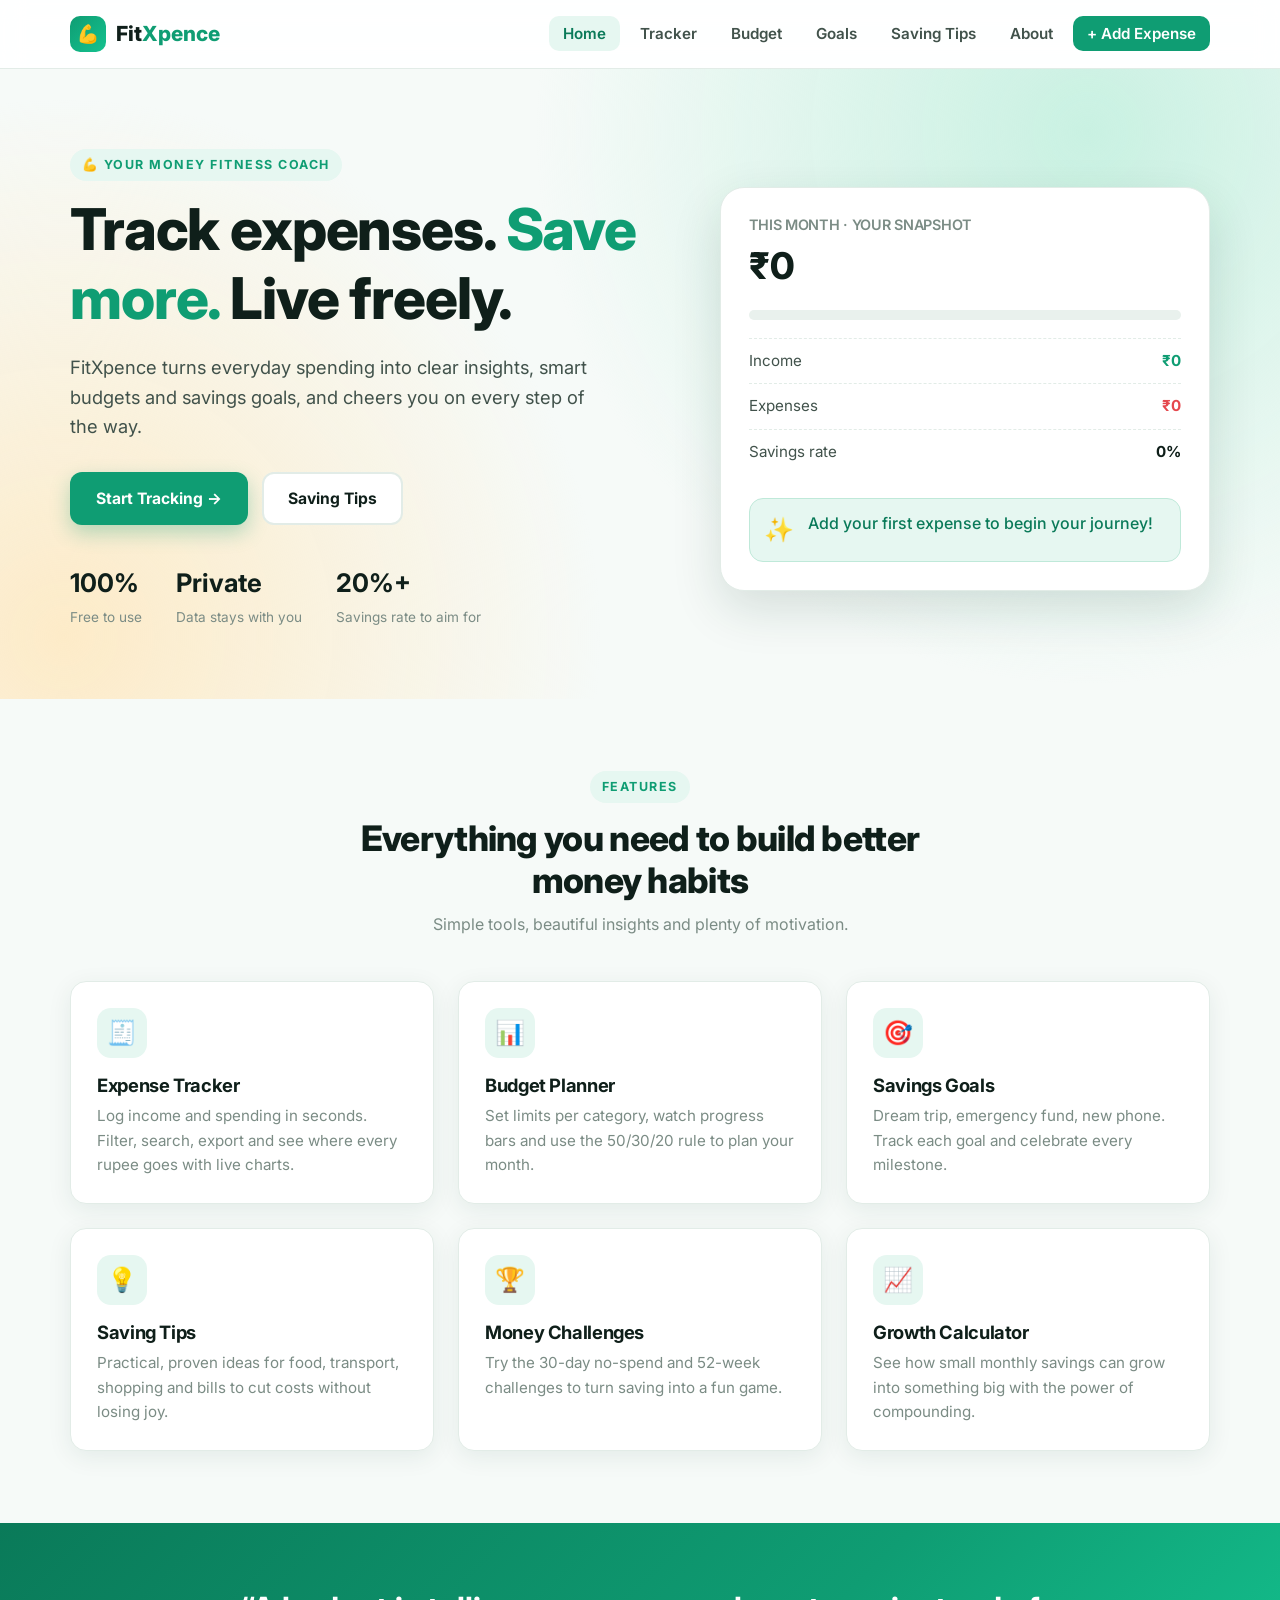
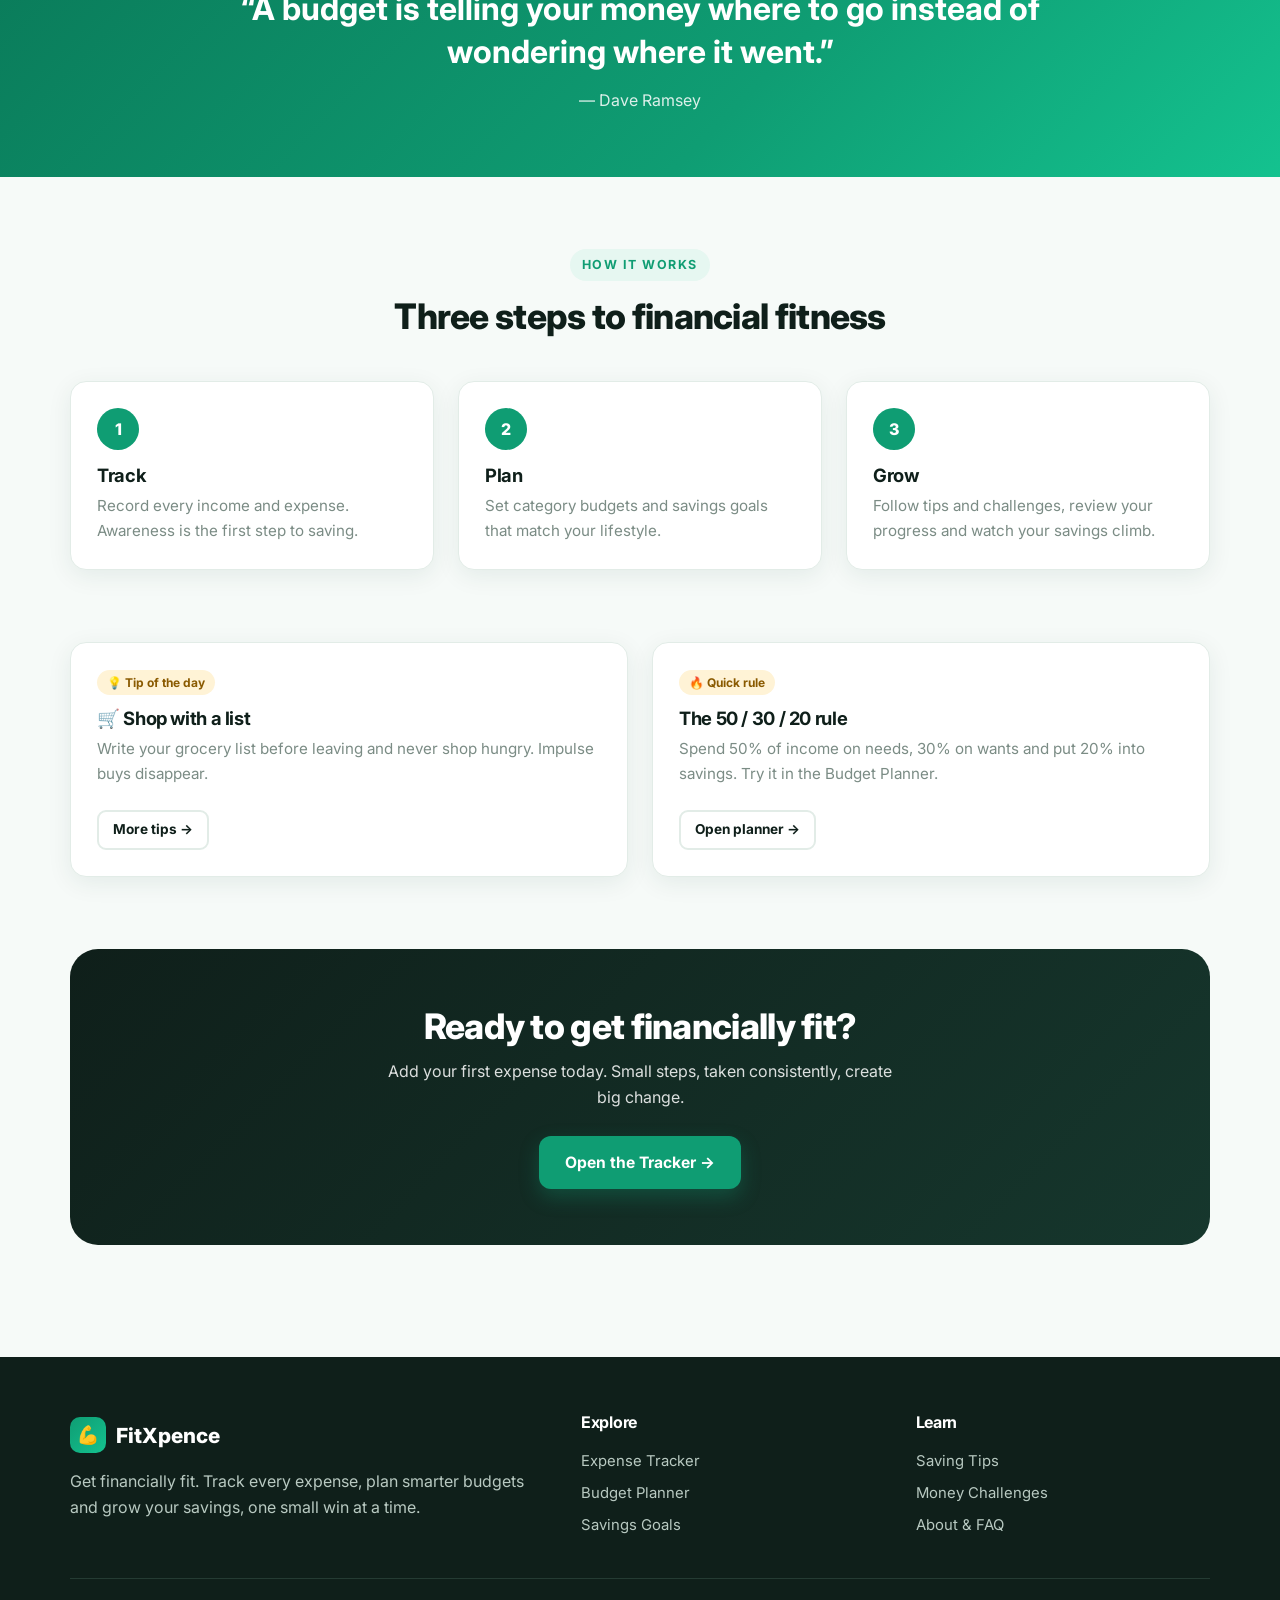
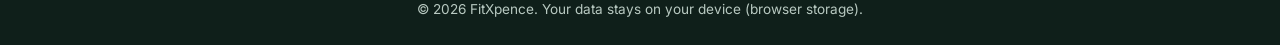
<file: index.html>
<!DOCTYPE html>
<html lang="en">
<head>
  <meta charset="UTF-8">
  <meta name="viewport" content="width=device-width, initial-scale=1.0">
  <title>FitXpence – Track Expenses. Save More. Get Financially Fit.</title>
  <meta name="description" content="FitXpence helps you track expenses, build budgets and reach savings goals.">
  <link rel="preconnect" href="https://fonts.googleapis.com">
  <link href="https://fonts.googleapis.com/css2?family=Inter:wght@400;500;600;700;800&display=swap" rel="stylesheet">
  <link rel="stylesheet" href="style.css">
</head>
<body>
  <div id="site-header"></div>

  <header class="hero">
    <div class="container hero-grid">
      <div>
        <span class="eyebrow">💪 Your money fitness coach</span>
        <h1>Track expenses. <em>Save more.</em> Live freely.</h1>
        <p class="lead">FitXpence turns everyday spending into clear insights, smart budgets and savings goals, and cheers you on every step of the way.</p>
        <div class="hero-actions">
          <a href="tracker.html" class="btn btn-primary">Start Tracking →</a>
          <a href="tips.html" class="btn btn-outline">Saving Tips</a>
        </div>
        <div class="hero-stats">
          <div><strong>100%</strong><span>Free to use</span></div>
          <div><strong>Private</strong><span>Data stays with you</span></div>
          <div><strong>20%+</strong><span>Savings rate to aim for</span></div>
        </div>
      </div>
      <div class="hero-card">
        <h4>THIS MONTH · YOUR SNAPSHOT</h4>
        <div class="big" id="hBalance">₹0</div>
        <div class="progress mb"><i id="hBar" style="width:0%"></i></div>
        <div class="mini-row"><span>Income</span><b class="pos" id="hInc">₹0</b></div>
        <div class="mini-row"><span>Expenses</span><b class="neg" id="hExp">₹0</b></div>
        <div class="mini-row"><span>Savings rate</span><b id="hRate">0%</b></div>
        <div class="banner mt" style="padding:12px 14px"><span class="em">✨</span><span id="hMsg">Add your first expense to begin your journey!</span></div>
      </div>
    </div>
  </header>

  <section class="section">
    <div class="container">
      <div class="section-head">
        <span class="eyebrow">Features</span>
        <h2>Everything you need to build better money habits</h2>
        <p>Simple tools, beautiful insights and plenty of motivation.</p>
      </div>
      <div class="grid g3">
        <a href="tracker.html" class="card hover"><div class="icon-box">🧾</div><h3>Expense Tracker</h3><p>Log income and spending in seconds. Filter, search, export and see where every rupee goes with live charts.</p></a>
        <a href="budget.html" class="card hover"><div class="icon-box">📊</div><h3>Budget Planner</h3><p>Set limits per category, watch progress bars and use the 50/30/20 rule to plan your month.</p></a>
        <a href="goals.html" class="card hover"><div class="icon-box">🎯</div><h3>Savings Goals</h3><p>Dream trip, emergency fund, new phone. Track each goal and celebrate every milestone.</p></a>
        <a href="tips.html" class="card hover"><div class="icon-box">💡</div><h3>Saving Tips</h3><p>Practical, proven ideas for food, transport, shopping and bills to cut costs without losing joy.</p></a>
        <a href="tips.html#challenges" class="card hover"><div class="icon-box">🏆</div><h3>Money Challenges</h3><p>Try the 30-day no-spend and 52-week challenges to turn saving into a fun game.</p></a>
        <a href="tips.html#calculator" class="card hover"><div class="icon-box">📈</div><h3>Growth Calculator</h3><p>See how small monthly savings can grow into something big with the power of compounding.</p></a>
      </div>
    </div>
  </section>

  <section class="quote-band">
    <div class="container">
      <blockquote id="quote">“…”</blockquote>
      <cite id="cite"></cite>
    </div>
  </section>

  <section class="section">
    <div class="container">
      <div class="section-head">
        <span class="eyebrow">How it works</span>
        <h2>Three steps to financial fitness</h2>
      </div>
      <div class="grid g3">
        <div class="card"><div class="step-num">1</div><h3>Track</h3><p>Record every income and expense. Awareness is the first step to saving.</p></div>
        <div class="card"><div class="step-num">2</div><h3>Plan</h3><p>Set category budgets and savings goals that match your lifestyle.</p></div>
        <div class="card"><div class="step-num">3</div><h3>Grow</h3><p>Follow tips and challenges, review your progress and watch your savings climb.</p></div>
      </div>
    </div>
  </section>

  <section class="section" style="padding-top:0">
    <div class="container">
      <div class="grid g2">
        <div class="card">
          <span class="badge">💡 Tip of the day</span>
          <h3 style="margin-top:12px" id="tipTitle">…</h3>
          <p id="tipText"></p>
          <a href="tips.html" class="btn btn-outline btn-sm mt">More tips →</a>
        </div>
        <div class="card">
          <span class="badge">🔥 Quick rule</span>
          <h3 style="margin-top:12px">The 50 / 30 / 20 rule</h3>
          <p>Spend 50% of income on needs, 30% on wants and put 20% into savings. Try it in the Budget Planner.</p>
          <a href="budget.html" class="btn btn-outline btn-sm mt">Open planner →</a>
        </div>
      </div>
    </div>
  </section>

  <section class="section" style="padding-top:0">
    <div class="container">
      <div class="cta-box">
        <h2>Ready to get financially fit?</h2>
        <p>Add your first expense today. Small steps, taken consistently, create big change.</p>
        <a href="tracker.html" class="btn btn-primary">Open the Tracker →</a>
      </div>
    </div>
  </section>

  <div id="site-footer"></div>
  <script src="common.js"></script>
  <script src="tips-data.js"></script>
  <script src="home.js"></script>
</body>
</html>
</file>
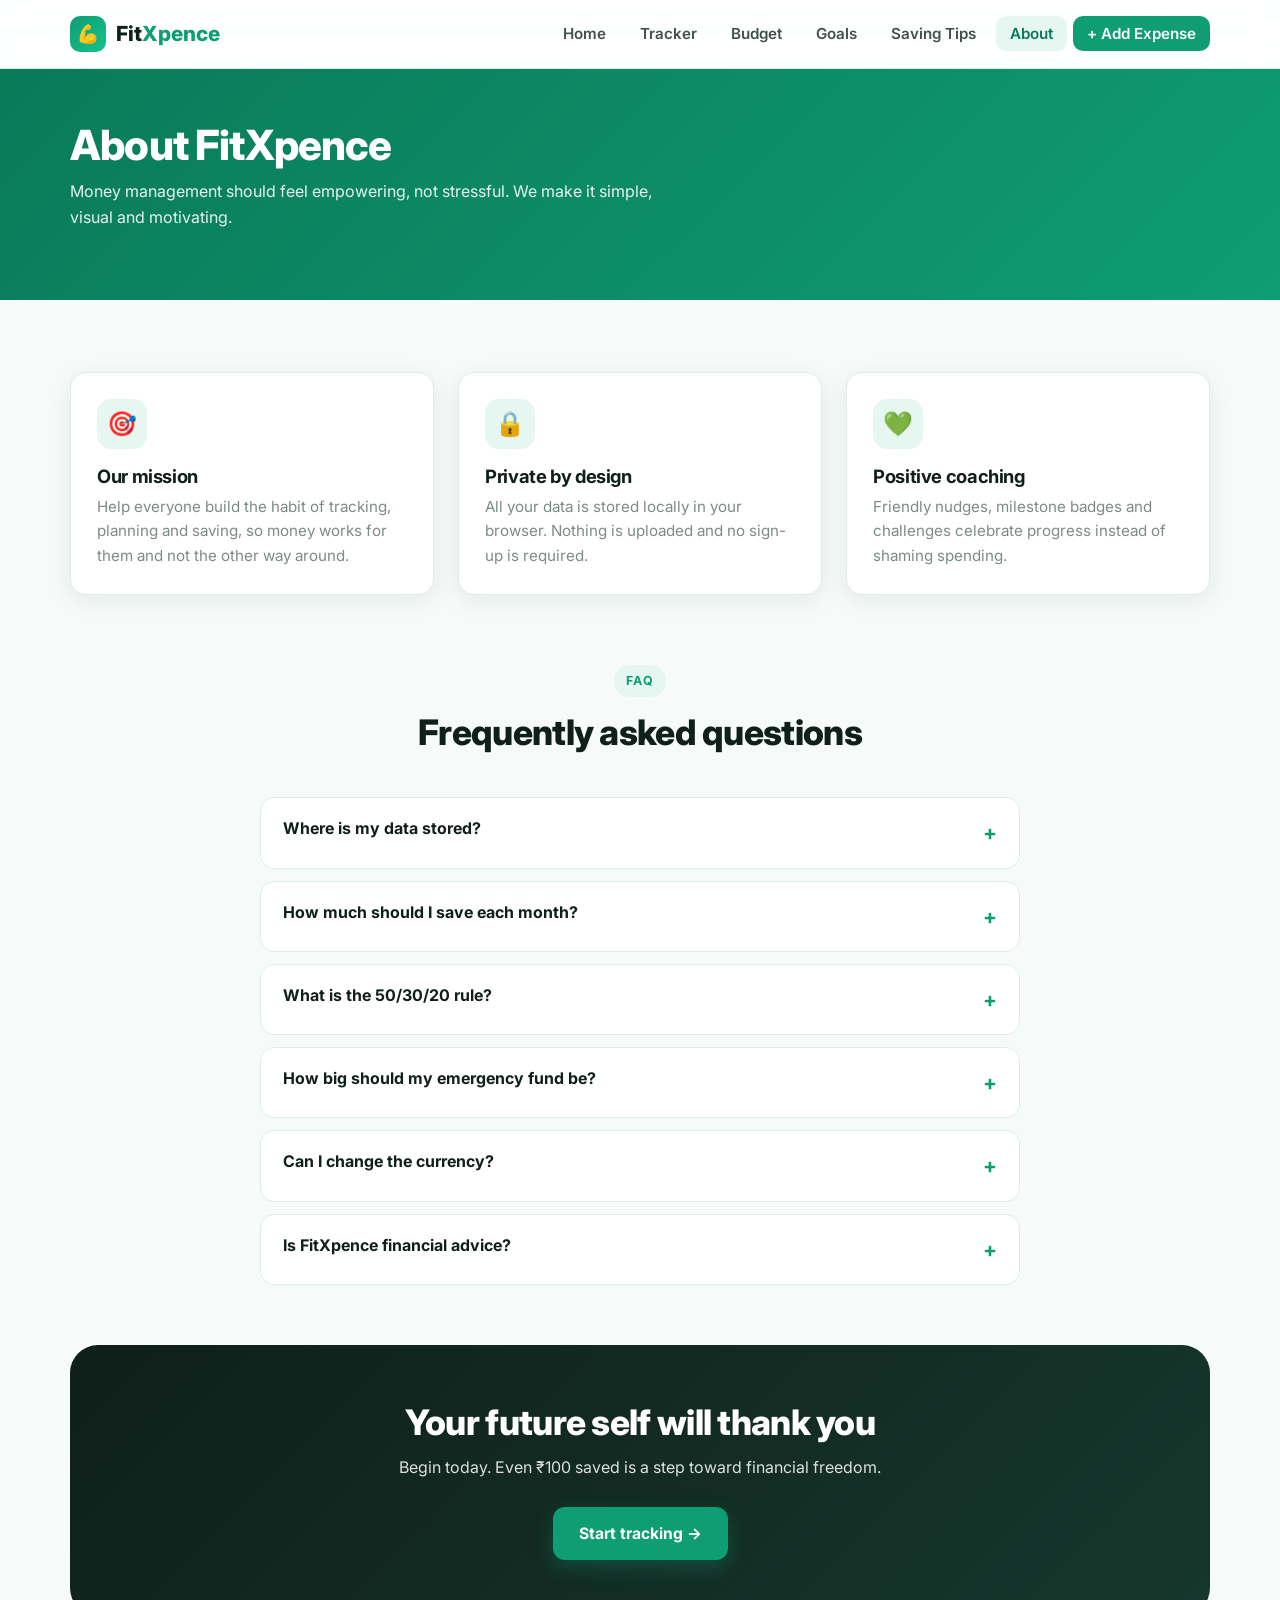
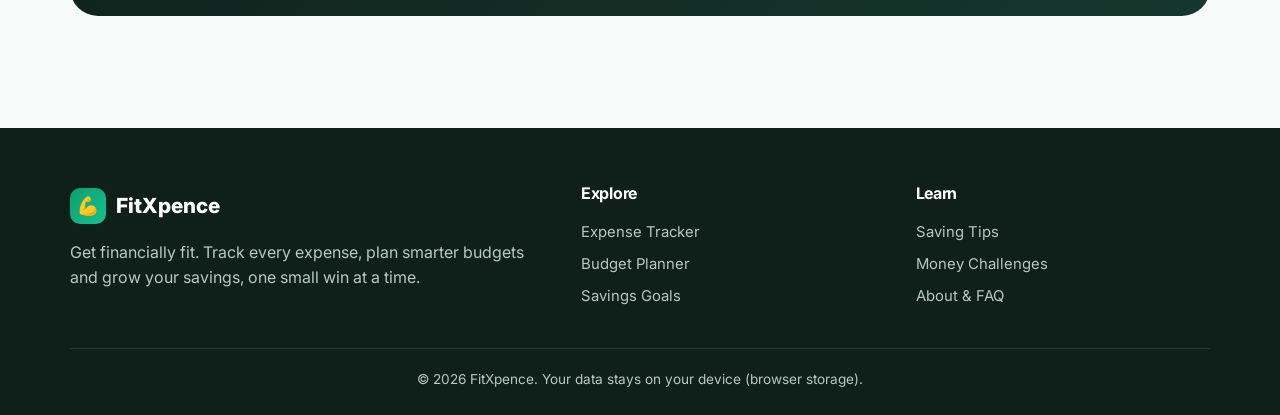
<file: about.html>
<!DOCTYPE html>
<html lang="en">
<head>
  <meta charset="UTF-8">
  <meta name="viewport" content="width=device-width, initial-scale=1.0">
  <title>About &amp; FAQ – FitXpence</title>
  <link rel="preconnect" href="https://fonts.googleapis.com">
  <link href="https://fonts.googleapis.com/css2?family=Inter:wght@400;500;600;700;800&display=swap" rel="stylesheet">
  <link rel="stylesheet" href="style.css">
</head>
<body>
  <div id="site-header"></div>

  <section class="page-head">
    <div class="container">
      <h1>About FitXpence</h1>
      <p>Money management should feel empowering, not stressful. We make it simple, visual and motivating.</p>
    </div>
  </section>

  <section class="section">
    <div class="container">
      <div class="grid g3">
        <div class="card"><div class="icon-box">🎯</div><h3>Our mission</h3><p>Help everyone build the habit of tracking, planning and saving, so money works for them and not the other way around.</p></div>
        <div class="card"><div class="icon-box">🔒</div><h3>Private by design</h3><p>All your data is stored locally in your browser. Nothing is uploaded and no sign-up is required.</p></div>
        <div class="card"><div class="icon-box">💚</div><h3>Positive coaching</h3><p>Friendly nudges, milestone badges and challenges celebrate progress instead of shaming spending.</p></div>
      </div>

      <div class="section-head" style="margin-top:70px">
        <span class="eyebrow">FAQ</span>
        <h2>Frequently asked questions</h2>
      </div>
      <div style="max-width:760px;margin:0 auto">
        <details><summary>Where is my data stored?</summary><p>In your browser's local storage on this device. Clearing your browser data will remove it, so use Export CSV on the Tracker page to keep a backup.</p></details>
        <details><summary>How much should I save each month?</summary><p>A common target is 20% of your income. If that feels too high, start with 5–10% and increase it as your habits improve.</p></details>
        <details><summary>What is the 50/30/20 rule?</summary><p>Put 50% of income toward needs, 30% toward wants and 20% toward savings or debt repayment. Try it in the Budget Planner.</p></details>
        <details><summary>How big should my emergency fund be?</summary><p>Aim for 3–6 months of essential expenses. Begin with a small starter fund and build it steadily using a savings goal.</p></details>
        <details><summary>Can I change the currency?</summary><p>Yes. Open <code>common.js</code> and change the <code>cur</code> value at the top of the <code>FX</code> object, for example to '$' or '€'.</p></details>
        <details><summary>Is FitXpence financial advice?</summary><p>No. It is a tracking and learning tool. For investment or tax decisions, consult a qualified financial advisor.</p></details>
      </div>

      <div class="cta-box mt" style="margin-top:60px">
        <h2>Your future self will thank you</h2>
        <p>Begin today. Even ₹100 saved is a step toward financial freedom.</p>
        <a href="tracker.html" class="btn btn-primary">Start tracking →</a>
      </div>
    </div>
  </section>

  <div id="site-footer"></div>
  <script src="common.js"></script>
</body>
</html>
</file>
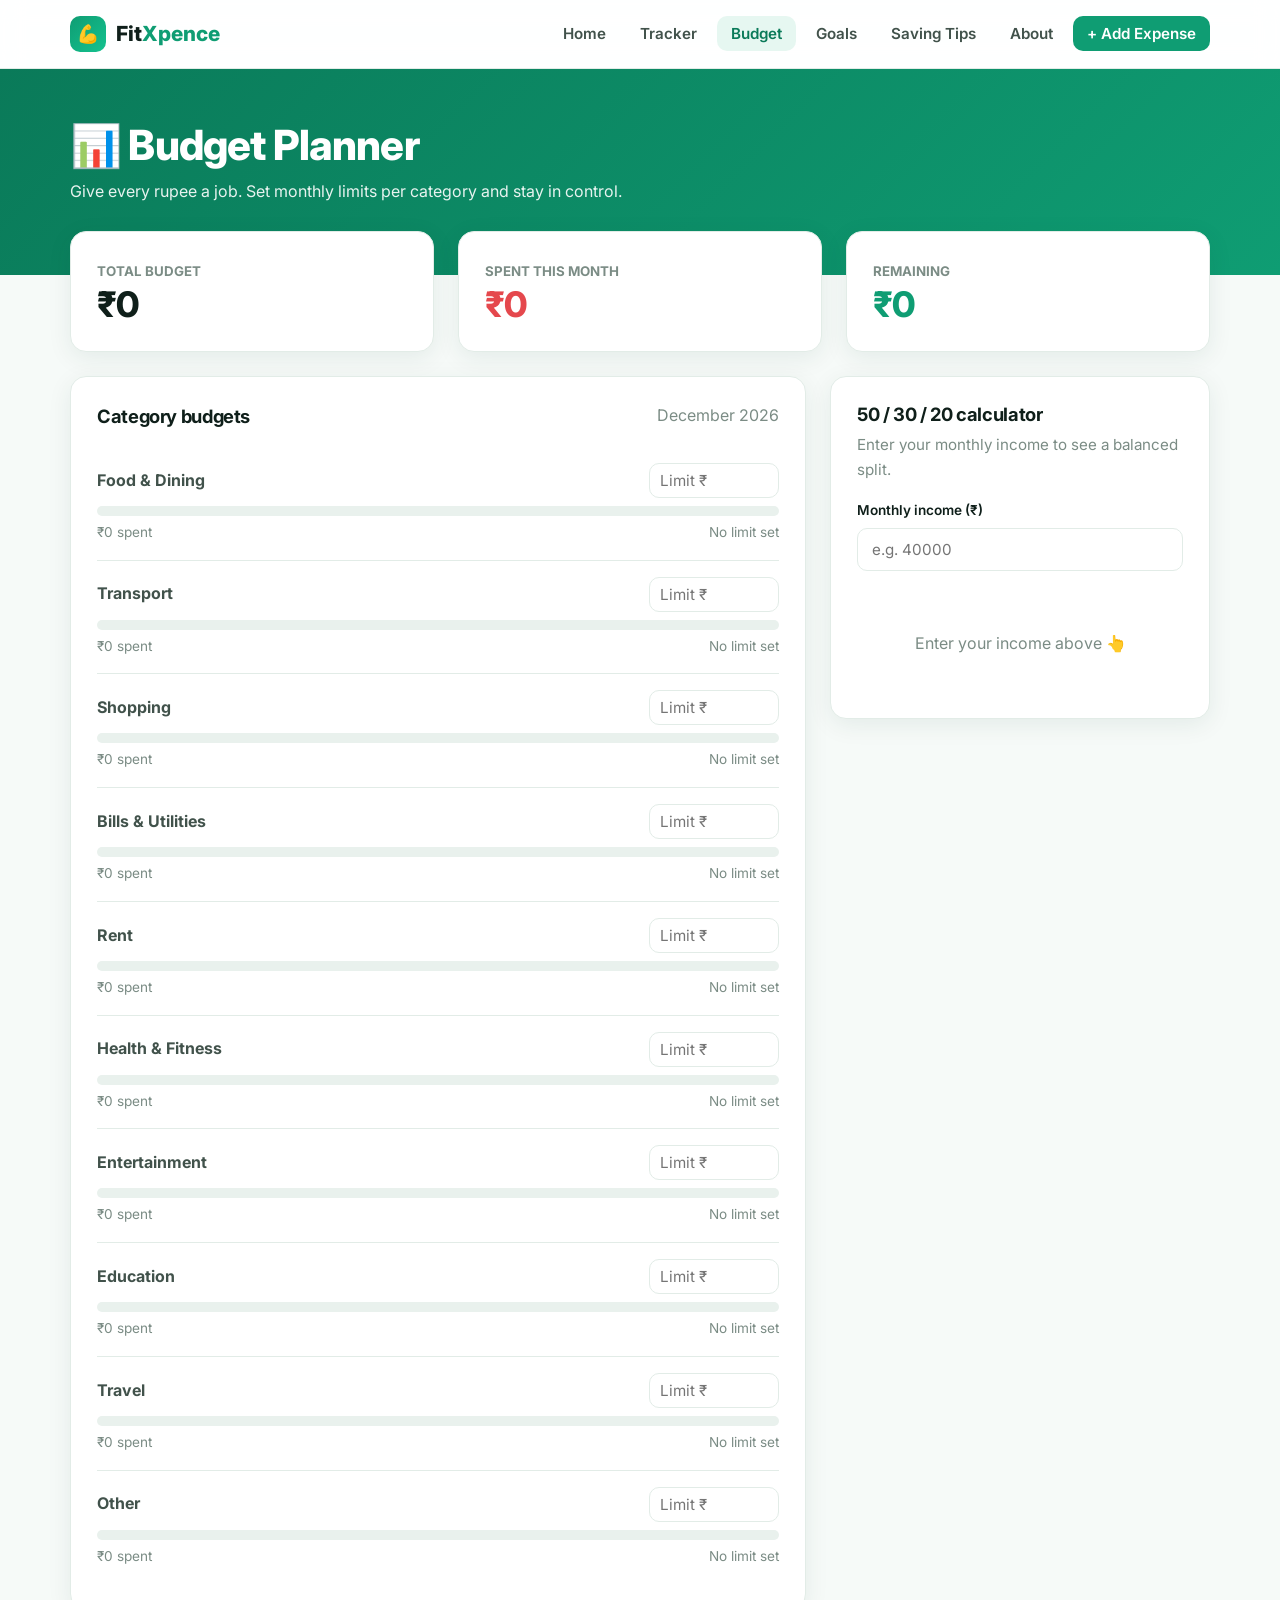
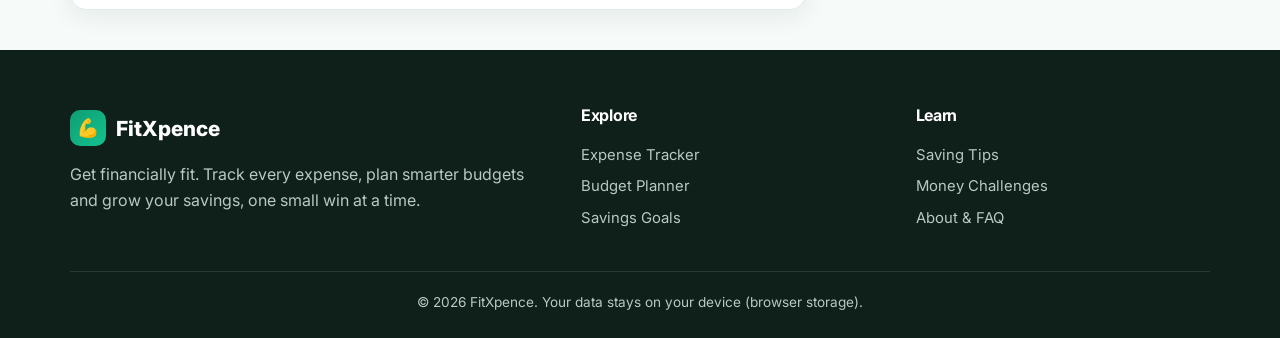
<file: budget.html>
<!DOCTYPE html>
<html lang="en">
<head>
  <meta charset="UTF-8">
  <meta name="viewport" content="width=device-width, initial-scale=1.0">
  <title>Budget Planner – FitXpence</title>
  <link rel="preconnect" href="https://fonts.googleapis.com">
  <link href="https://fonts.googleapis.com/css2?family=Inter:wght@400;500;600;700;800&display=swap" rel="stylesheet">
  <link rel="stylesheet" href="style.css">
</head>
<body>
  <div id="site-header"></div>

  <section class="page-head">
    <div class="container">
      <h1>📊 Budget Planner</h1>
      <p>Give every rupee a job. Set monthly limits per category and stay in control.</p>
    </div>
  </section>

  <main class="container pull-up">
    <div class="grid g3">
      <div class="card"><small class="muted"><b>TOTAL BUDGET</b></small><h2 id="bTotal">₹0</h2></div>
      <div class="card"><small class="muted"><b>SPENT THIS MONTH</b></small><h2 id="bSpent" class="neg">₹0</h2></div>
      <div class="card"><small class="muted"><b>REMAINING</b></small><h2 id="bLeft" class="pos">₹0</h2></div>
    </div>

    <div class="split mt" style="grid-template-columns:1fr 380px">
      <div class="card">
        <div class="row between mb"><h3>Category budgets</h3><span class="muted" id="monthLabel"></span></div>
        <div id="budgetList"></div>
      </div>

      <div class="card" id="rule">
        <h3>50 / 30 / 20 calculator</h3>
        <p class="muted mb">Enter your monthly income to see a balanced split.</p>
        <label for="incomeIn">Monthly income (₹)</label>
        <input type="number" id="incomeIn" min="0" placeholder="e.g. 40000">
        <div class="mt" id="ruleOut"></div>
      </div>
    </div>
  </main>

  <div id="site-footer"></div>
  <script src="common.js"></script>
  <script src="budget.js"></script>
</body>
</html>
</file>
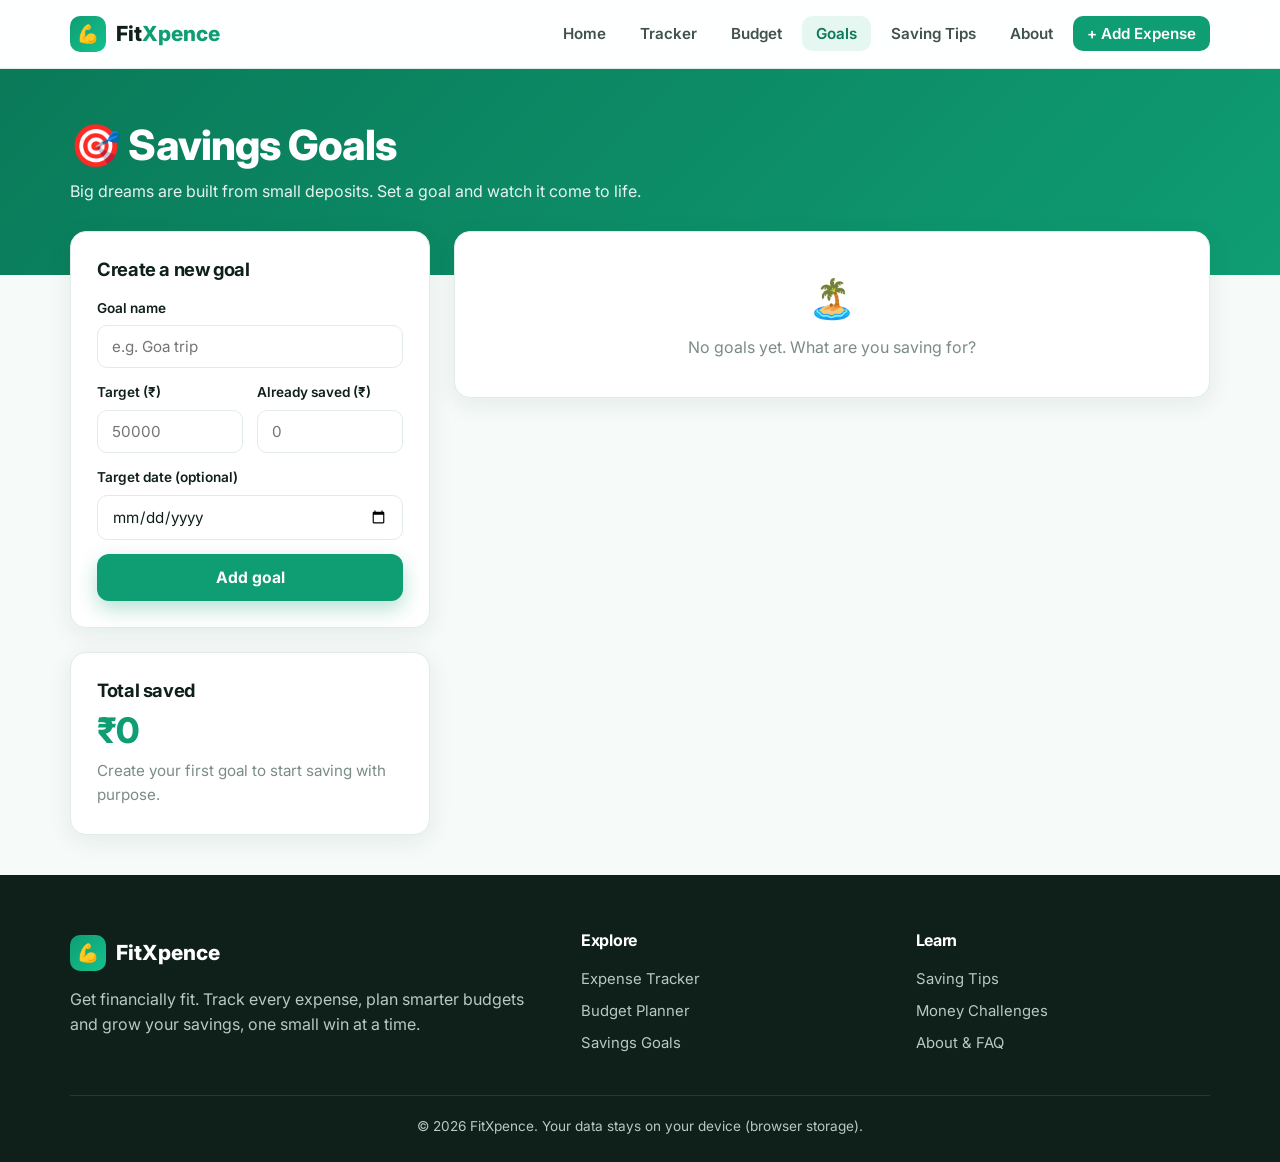
<file: goals.html>
<!DOCTYPE html>
<html lang="en">
<head>
  <meta charset="UTF-8">
  <meta name="viewport" content="width=device-width, initial-scale=1.0">
  <title>Savings Goals – FitXpence</title>
  <link rel="preconnect" href="https://fonts.googleapis.com">
  <link href="https://fonts.googleapis.com/css2?family=Inter:wght@400;500;600;700;800&display=swap" rel="stylesheet">
  <link rel="stylesheet" href="style.css">
</head>
<body>
  <div id="site-header"></div>

  <section class="page-head">
    <div class="container">
      <h1>🎯 Savings Goals</h1>
      <p>Big dreams are built from small deposits. Set a goal and watch it come to life.</p>
    </div>
  </section>

  <main class="container pull-up">
    <div class="split" style="grid-template-columns:360px 1fr">
      <div>
        <form class="card" id="goalForm">
          <h3 class="mb">Create a new goal</h3>
          <div class="form-grid">
            <div class="full"><label for="gName">Goal name</label><input id="gName" required maxlength="40" placeholder="e.g. Goa trip"></div>
            <div><label for="gTarget">Target (₹)</label><input type="number" id="gTarget" min="1" required placeholder="50000"></div>
            <div><label for="gSaved">Already saved (₹)</label><input type="number" id="gSaved" min="0" placeholder="0"></div>
            <div class="full"><label for="gDate">Target date (optional)</label><input type="date" id="gDate"></div>
            <div class="full"><button class="btn btn-primary" style="width:100%">Add goal</button></div>
          </div>
        </form>
        <div class="card mt">
          <h3>Total saved</h3>
          <h2 class="pos" id="gTotal" style="margin:8px 0">₹0</h2>
          <p class="muted" id="gMsg">Create your first goal to start saving with purpose.</p>
        </div>
      </div>

      <div id="goalList" class="grid g2"></div>
    </div>
  </main>

  <div id="site-footer"></div>
  <script src="common.js"></script>
  <script src="goals.js"></script>
</body>
</html>
</file>
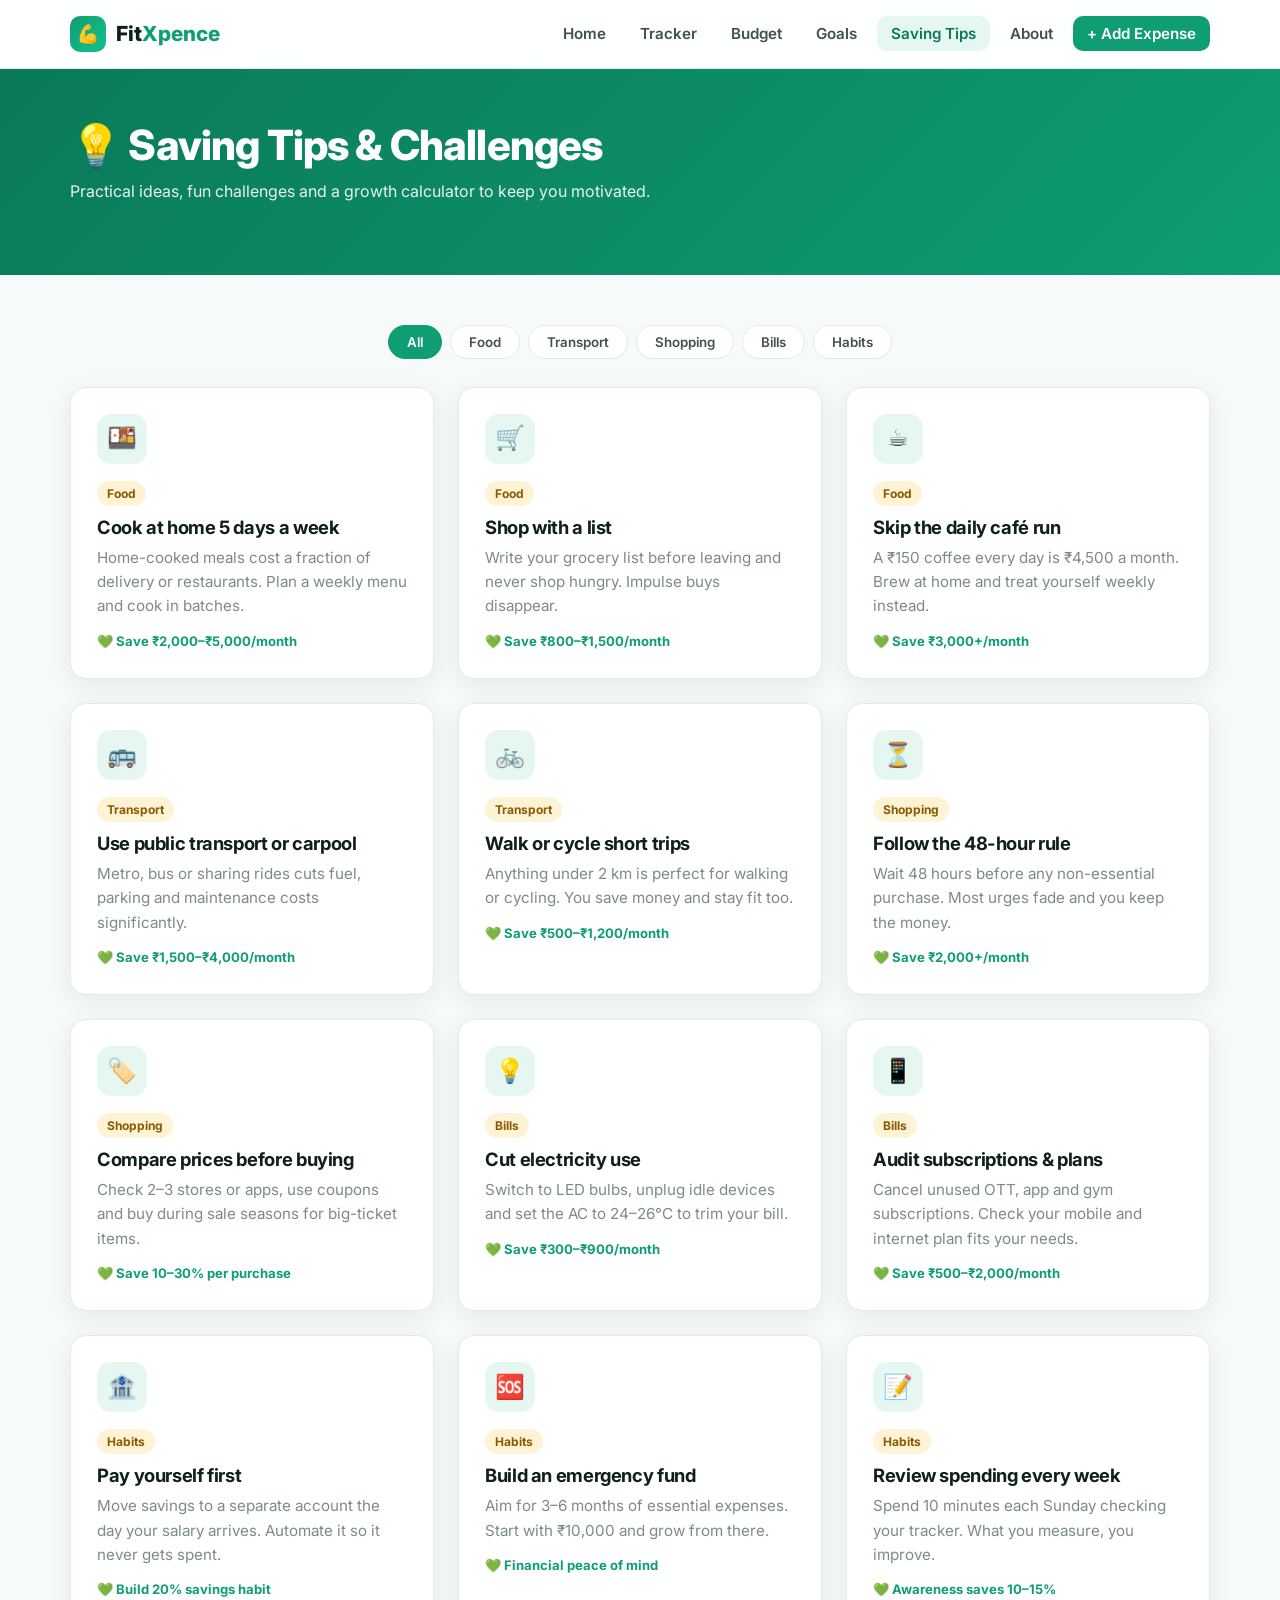
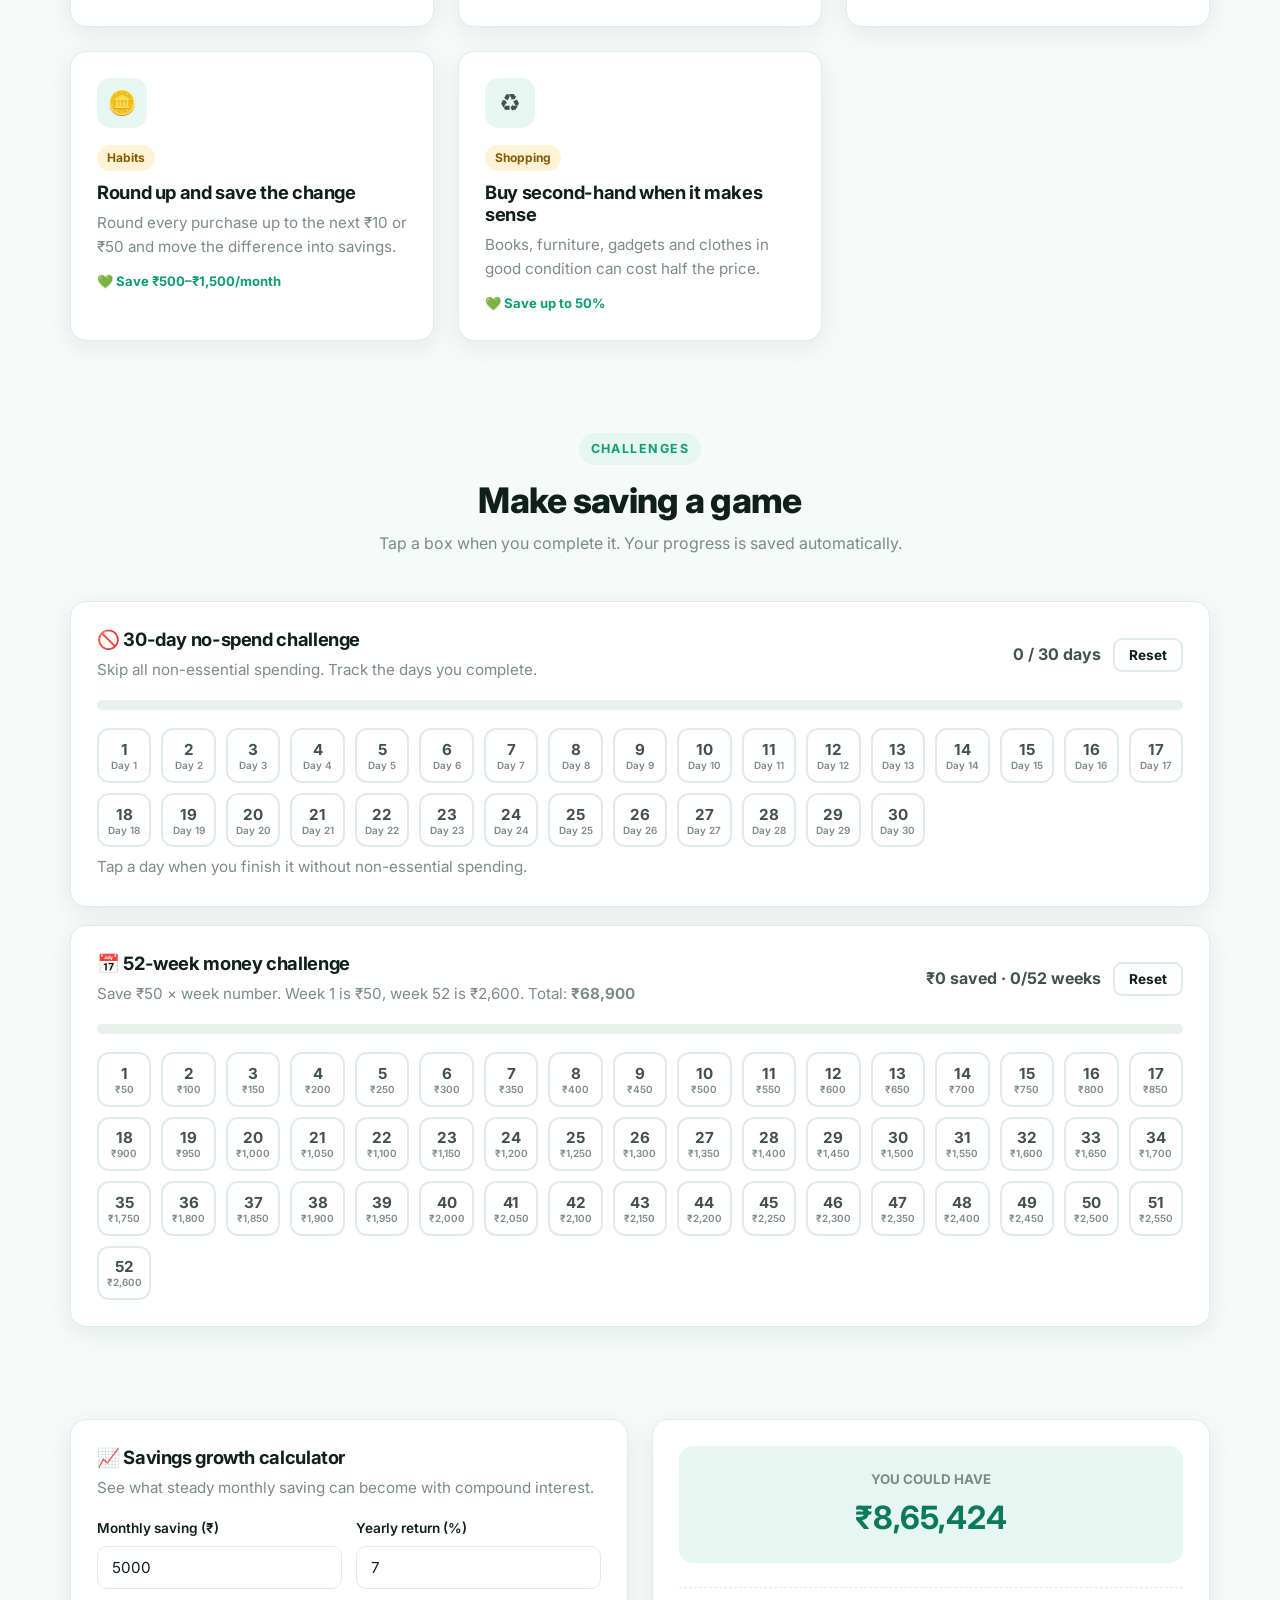
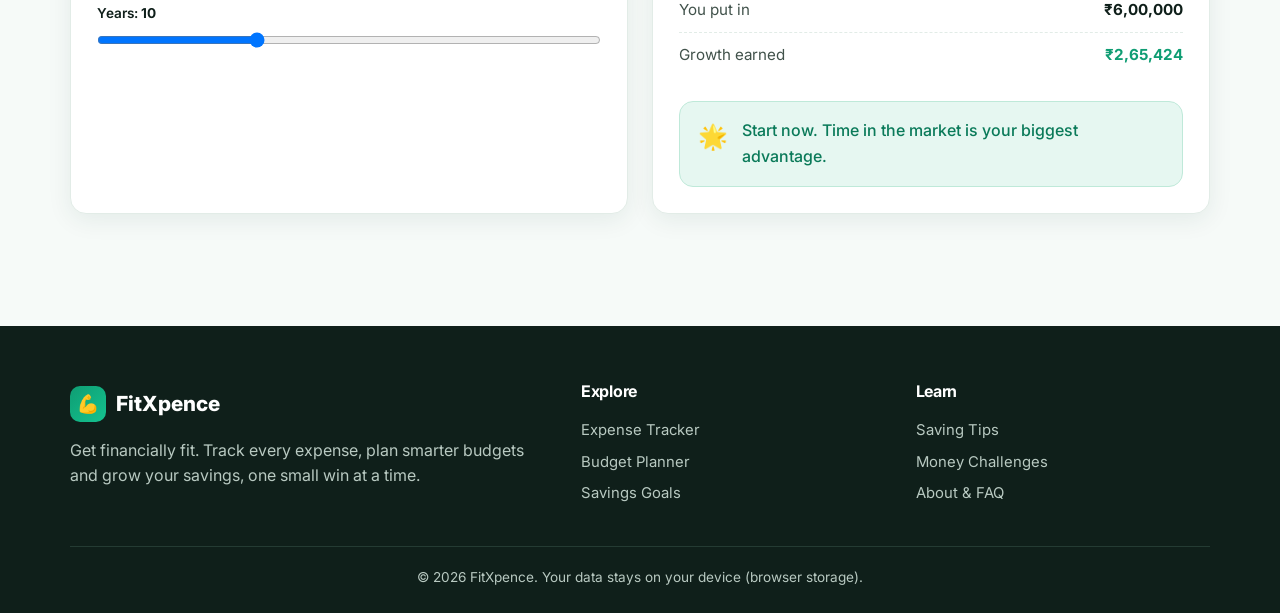
<file: tips.html>
<!DOCTYPE html>
<html lang="en">
<head>
  <meta charset="UTF-8">
  <meta name="viewport" content="width=device-width, initial-scale=1.0">
  <title>Saving Tips &amp; Challenges – FitXpence</title>
  <link rel="preconnect" href="https://fonts.googleapis.com">
  <link href="https://fonts.googleapis.com/css2?family=Inter:wght@400;500;600;700;800&display=swap" rel="stylesheet">
  <link rel="stylesheet" href="style.css">
</head>
<body>
  <div id="site-header"></div>

  <section class="page-head">
    <div class="container">
      <h1>💡 Saving Tips &amp; Challenges</h1>
      <p>Practical ideas, fun challenges and a growth calculator to keep you motivated.</p>
    </div>
  </section>

  <section class="section" style="padding-top:50px">
    <div class="container">
      <div class="chips" id="chips"></div>
      <div class="grid g3" id="tipGrid"></div>
    </div>
  </section>

  <section class="section" id="challenges" style="padding-top:20px">
    <div class="container">
      <div class="section-head">
        <span class="eyebrow">Challenges</span>
        <h2>Make saving a game</h2>
        <p>Tap a box when you complete it. Your progress is saved automatically.</p>
      </div>

      <div class="card mb">
        <div class="row between mb">
          <div><h3>🚫 30-day no-spend challenge</h3><p class="muted">Skip all non-essential spending. Track the days you complete.</p></div>
          <div class="row"><b id="nsCount">0 / 30 days</b><button class="btn btn-outline btn-sm" id="nsReset">Reset</button></div>
        </div>
        <div class="progress mb"><i id="nsBar" style="width:0%"></i></div>
        <div class="day-grid" id="nsGrid"></div>
        <p class="muted mt" id="nsMsg"></p>
      </div>

      <div class="card">
        <div class="row between mb">
          <div><h3>📅 52-week money challenge</h3><p class="muted">Save ₹<span id="wUnit">50</span> × week number. Week 1 is ₹50, week 52 is ₹2,600. Total: <b id="wTotalAll"></b></p></div>
          <div class="row"><b id="wCount"></b><button class="btn btn-outline btn-sm" id="wReset">Reset</button></div>
        </div>
        <div class="progress mb"><i id="wBar" style="width:0%"></i></div>
        <div class="day-grid" id="wGrid"></div>
      </div>
    </div>
  </section>

  <section class="section" id="calculator" style="padding-top:20px">
    <div class="container">
      <div class="grid g2">
        <div class="card">
          <h3>📈 Savings growth calculator</h3>
          <p class="muted mb">See what steady monthly saving can become with compound interest.</p>
          <div class="form-grid">
            <div><label for="cMonthly">Monthly saving (₹)</label><input type="number" id="cMonthly" value="5000" min="0"></div>
            <div><label for="cRate">Yearly return (%)</label><input type="number" id="cRate" value="7" min="0" step="0.5"></div>
            <div class="full"><label for="cYears">Years: <b id="cYearsVal">10</b></label><input type="range" id="cYears" min="1" max="30" value="10" style="padding:0"></div>
          </div>
        </div>
        <div class="card">
          <div class="result-box"><small class="muted"><b>YOU COULD HAVE</b></small><strong id="cTotal">₹0</strong></div>
          <div class="mini-row mt"><span>You put in</span><b id="cPut">₹0</b></div>
          <div class="mini-row"><span>Growth earned</span><b class="pos" id="cGain">₹0</b></div>
          <div class="banner mt"><span class="em">🌟</span><span>Start now. Time in the market is your biggest advantage.</span></div>
        </div>
      </div>
    </div>
  </section>

  <div id="site-footer"></div>
  <script src="common.js"></script>
  <script src="tips-data.js"></script>
  <script src="tips.js"></script>
</body>
</html>
</file>
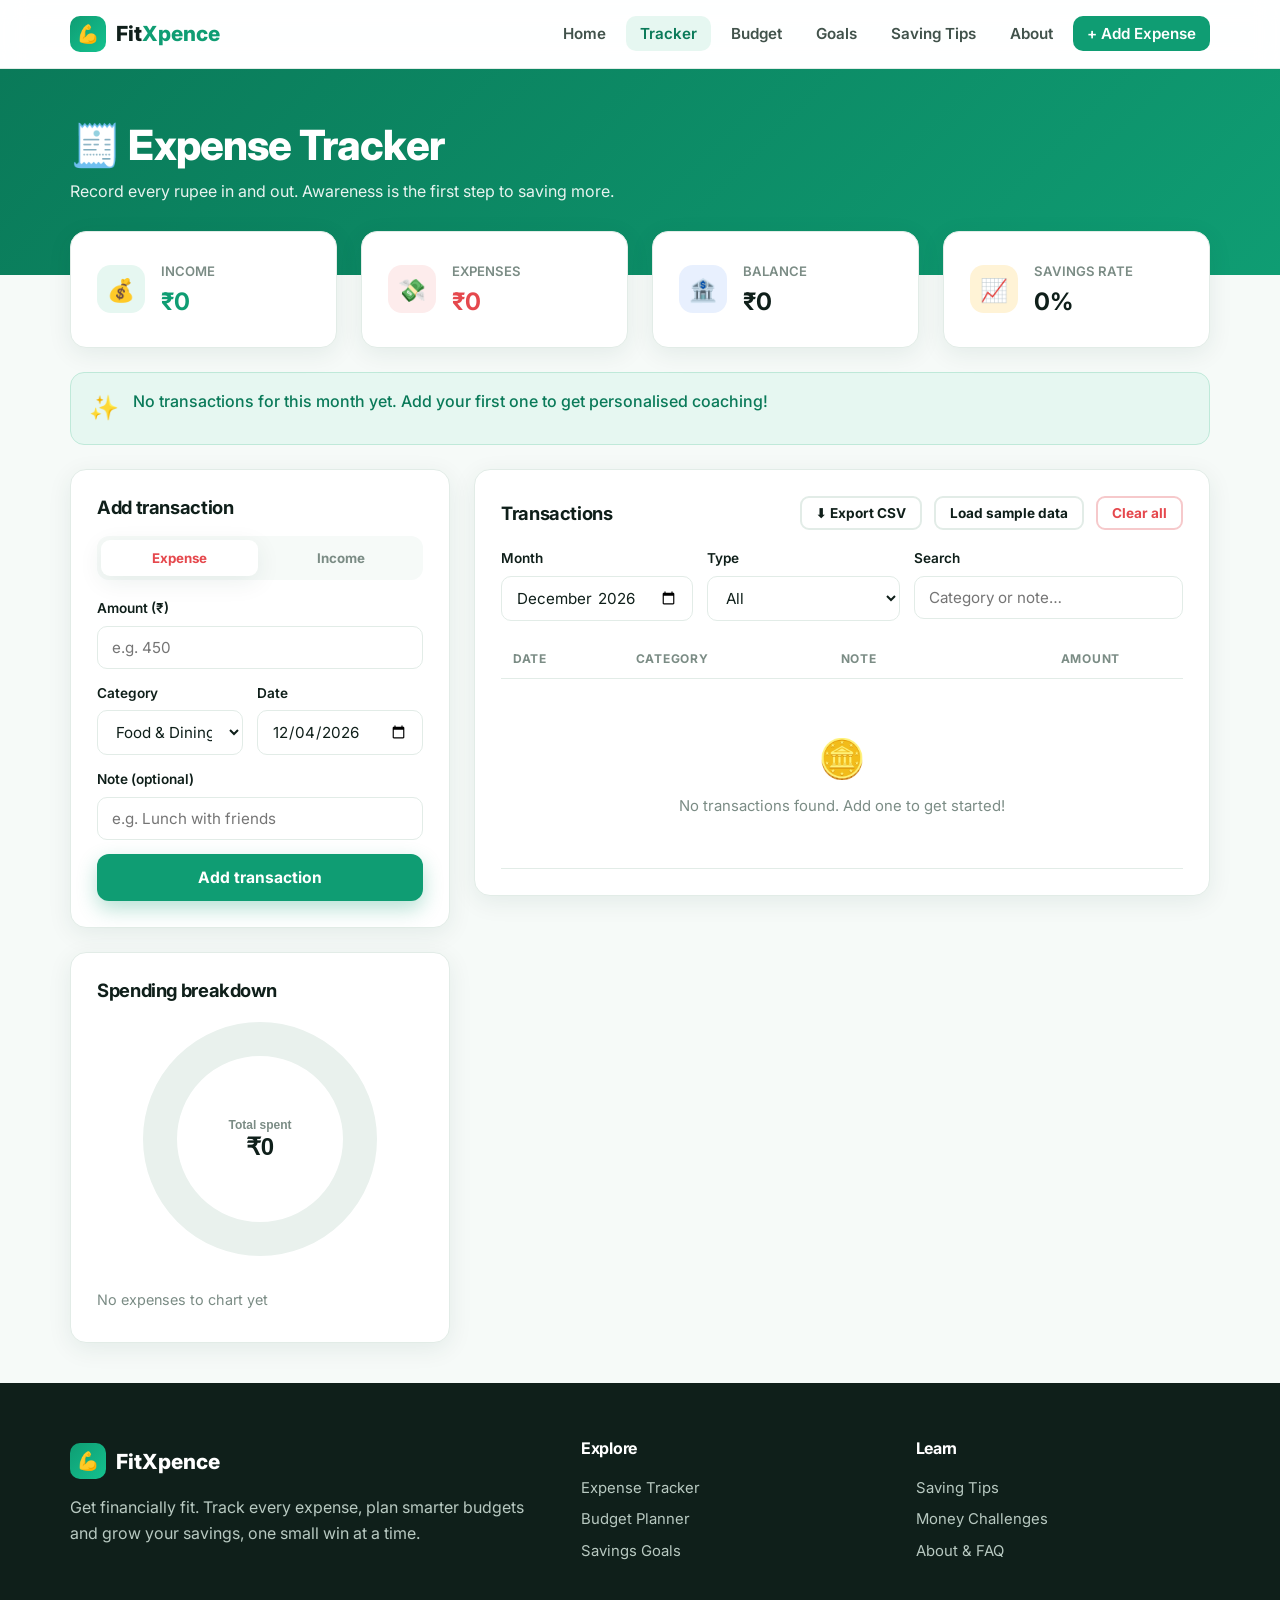
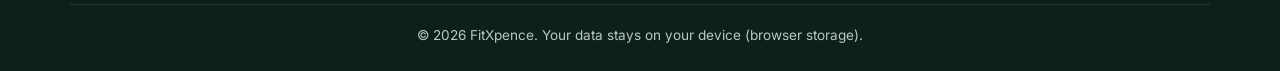
<file: tracker.html>
<!DOCTYPE html>
<html lang="en">
<head>
  <meta charset="UTF-8">
  <meta name="viewport" content="width=device-width, initial-scale=1.0">
  <title>Expense Tracker – FitXpence</title>
  <link rel="preconnect" href="https://fonts.googleapis.com">
  <link href="https://fonts.googleapis.com/css2?family=Inter:wght@400;500;600;700;800&display=swap" rel="stylesheet">
  <link rel="stylesheet" href="style.css">
</head>
<body>
  <div id="site-header"></div>

  <section class="page-head">
    <div class="container">
      <h1>🧾 Expense Tracker</h1>
      <p>Record every rupee in and out. Awareness is the first step to saving more.</p>
    </div>
  </section>

  <main class="container pull-up">
    <div class="grid g4">
      <div class="card stat"><div class="ic" style="background:#e6f7f1">💰</div><div><small>INCOME</small><strong class="pos" id="sInc">₹0</strong></div></div>
      <div class="card stat"><div class="ic" style="background:#fdecec">💸</div><div><small>EXPENSES</small><strong class="neg" id="sExp">₹0</strong></div></div>
      <div class="card stat"><div class="ic" style="background:#e8f0fe">🏦</div><div><small>BALANCE</small><strong id="sBal">₹0</strong></div></div>
      <div class="card stat"><div class="ic" style="background:#fff3d6">📈</div><div><small>SAVINGS RATE</small><strong id="sRate">0%</strong></div></div>
    </div>

    <div class="banner mt" id="coach"><span class="em">✨</span><span id="coachMsg"></span></div>

    <div class="split mt">
      <div>
        <form class="card" id="txForm">
          <h3 class="mb">Add transaction</h3>
          <div class="toggle mb">
            <button type="button" class="on exp" id="tExp">Expense</button>
            <button type="button" id="tInc">Income</button>
          </div>
          <div class="form-grid">
            <div class="full"><label for="amount">Amount (₹)</label><input type="number" id="amount" min="1" step="any" placeholder="e.g. 450" required></div>
            <div><label for="category">Category</label><select id="category"></select></div>
            <div><label for="date">Date</label><input type="date" id="date" required></div>
            <div class="full"><label for="note">Note (optional)</label><input type="text" id="note" maxlength="60" placeholder="e.g. Lunch with friends"></div>
            <div class="full"><button class="btn btn-primary" style="width:100%" type="submit">Add transaction</button></div>
          </div>
        </form>

        <div class="card mt">
          <h3 class="mb">Spending breakdown</h3>
          <div class="chart-box">
            <canvas id="chart"></canvas>
            <ul class="legend" id="legend"></ul>
          </div>
        </div>
      </div>

      <div class="card">
        <div class="row between mb">
          <h3>Transactions</h3>
          <div class="row">
            <button class="btn btn-outline btn-sm" id="exportBtn">⬇ Export CSV</button>
            <button class="btn btn-outline btn-sm" id="sampleBtn">Load sample data</button>
            <button class="btn btn-danger btn-sm" id="clearBtn">Clear all</button>
          </div>
        </div>
        <div class="form-grid mb" style="grid-template-columns:1fr 1fr 1.4fr">
          <div><label for="fMonth">Month</label><input type="month" id="fMonth"></div>
          <div><label for="fType">Type</label><select id="fType"><option value="all">All</option><option value="expense">Expenses</option><option value="income">Income</option></select></div>
          <div><label for="fSearch">Search</label><input type="search" id="fSearch" placeholder="Category or note…"></div>
        </div>
        <div class="table-wrap">
          <table>
            <thead><tr><th>Date</th><th>Category</th><th>Note</th><th style="text-align:right">Amount</th><th></th></tr></thead>
            <tbody id="txBody"></tbody>
          </table>
        </div>
      </div>
    </div>
  </main>

  <div id="site-footer"></div>
  <script src="common.js"></script>
  <script src="tracker.js"></script>
</body>
</html>
</file>
<file: style.css>
/* FitXpence – shared styles */
:root{
  --primary:#0f9d73; --primary-dark:#0a7a59; --primary-light:#e6f7f1;
  --accent:#f5a524; --danger:#e5484d; --info:#3b82f6;
  --ink:#0f1f1a; --text:#41524b; --muted:#7b8c85;
  --bg:#f6faf8; --card:#ffffff; --border:#e2ece7;
  --radius:16px; --shadow:0 6px 24px rgba(15,60,45,.08);
  --shadow-lg:0 18px 50px rgba(15,60,45,.14);
}
*{box-sizing:border-box;margin:0;padding:0}
html{scroll-behavior:smooth}
body{font-family:'Inter',system-ui,-apple-system,'Segoe UI',Roboto,sans-serif;background:var(--bg);color:var(--text);line-height:1.6;-webkit-font-smoothing:antialiased}
a{color:inherit;text-decoration:none}
img{max-width:100%}
h1,h2,h3,h4{color:var(--ink);line-height:1.2;letter-spacing:-.02em}
h1{font-size:clamp(2.2rem,5vw,3.6rem);font-weight:800}
h2{font-size:clamp(1.6rem,3vw,2.2rem);font-weight:800}
h3{font-size:1.15rem;font-weight:700}
.container{width:min(1140px,92%);margin:0 auto}
.section{padding:72px 0}
.section-head{text-align:center;max-width:640px;margin:0 auto 44px}
.section-head p{margin-top:10px;color:var(--muted)}
.eyebrow{display:inline-block;font-size:.78rem;font-weight:700;letter-spacing:.12em;text-transform:uppercase;color:var(--primary);background:var(--primary-light);padding:6px 12px;border-radius:99px;margin-bottom:14px}

/* Navbar */
.navbar{position:sticky;top:0;z-index:50;background:rgba(255,255,255,.9);backdrop-filter:blur(12px);border-bottom:1px solid var(--border)}
.nav-inner{display:flex;align-items:center;justify-content:space-between;height:68px}
.logo{display:flex;align-items:center;gap:10px;font-weight:800;font-size:1.3rem;color:var(--ink)}
.logo-mark{width:36px;height:36px;border-radius:10px;background:linear-gradient(135deg,var(--primary),#14c28f);display:grid;place-items:center;color:#fff;font-size:1.1rem}
.logo span span{color:var(--primary)}
.nav-links{display:flex;gap:6px;list-style:none;align-items:center}
.nav-links a{padding:8px 14px;border-radius:10px;font-weight:600;font-size:.95rem;color:var(--text);transition:.2s}
.nav-links a:hover{background:var(--primary-light);color:var(--primary-dark)}
.nav-links a.active{background:var(--primary-light);color:var(--primary-dark)}
.nav-links .cta{background:var(--primary);color:#fff}
.nav-links .cta:hover{background:var(--primary-dark);color:#fff}
.burger{display:none;background:none;border:0;font-size:1.6rem;cursor:pointer;color:var(--ink)}

/* Buttons */
.btn{display:inline-flex;align-items:center;justify-content:center;gap:8px;padding:12px 24px;border-radius:12px;font-weight:700;font-size:.98rem;border:2px solid transparent;cursor:pointer;transition:.2s;font-family:inherit}
.btn-primary{background:var(--primary);color:#fff;box-shadow:0 8px 20px rgba(15,157,115,.3)}
.btn-primary:hover{background:var(--primary-dark);transform:translateY(-2px)}
.btn-outline{background:#fff;border-color:var(--border);color:var(--ink)}
.btn-outline:hover{border-color:var(--primary);color:var(--primary)}
.btn-danger{background:#fff;border-color:#f6c9cb;color:var(--danger)}
.btn-danger:hover{background:var(--danger);color:#fff}
.btn-sm{padding:7px 14px;font-size:.85rem;border-radius:9px}

/* Hero */
.hero{background:radial-gradient(circle at 85% 10%,#c9f1e2 0,transparent 45%),radial-gradient(circle at 5% 90%,#fdebc8 0,transparent 40%),var(--bg);padding:80px 0 70px}
.hero-grid{display:grid;grid-template-columns:1.1fr .9fr;gap:50px;align-items:center}
.hero p.lead{font-size:1.15rem;margin:20px 0 30px;max-width:520px}
.hero h1 em{font-style:normal;color:var(--primary)}
.hero-actions{display:flex;gap:14px;flex-wrap:wrap}
.hero-stats{display:flex;gap:34px;margin-top:38px}
.hero-stats strong{display:block;font-size:1.6rem;color:var(--ink)}
.hero-stats span{font-size:.85rem;color:var(--muted)}
.hero-card{background:#fff;border-radius:24px;padding:28px;box-shadow:var(--shadow-lg);border:1px solid var(--border)}
.hero-card h4{font-size:.9rem;color:var(--muted);font-weight:600}
.hero-card .big{font-size:2.3rem;font-weight:800;color:var(--ink);margin:4px 0 14px}
.mini-row{display:flex;justify-content:space-between;padding:10px 0;border-top:1px dashed var(--border);font-size:.95rem}
.mini-row b{color:var(--ink)}
.pos{color:var(--primary)!important}.neg{color:var(--danger)!important}

/* Cards & grids */
.grid{display:grid;gap:24px}
.g2{grid-template-columns:repeat(2,1fr)}.g3{grid-template-columns:repeat(3,1fr)}.g4{grid-template-columns:repeat(4,1fr)}
.card{background:var(--card);border:1px solid var(--border);border-radius:var(--radius);padding:26px;box-shadow:var(--shadow)}
.card.hover{transition:.25s}.card.hover:hover{transform:translateY(-6px);box-shadow:var(--shadow-lg)}
.icon-box{width:50px;height:50px;border-radius:14px;background:var(--primary-light);display:grid;place-items:center;font-size:1.5rem;margin-bottom:16px}
.card p{color:var(--muted);margin-top:8px;font-size:.95rem}

/* Steps */
.step-num{width:42px;height:42px;border-radius:50%;background:var(--primary);color:#fff;display:grid;place-items:center;font-weight:800;margin-bottom:14px}

/* Quote band */
.quote-band{background:linear-gradient(135deg,#0a7a59,#0f9d73 60%,#14c28f);color:#fff;text-align:center;padding:64px 0}
.quote-band blockquote{font-size:clamp(1.3rem,3vw,2rem);font-weight:700;max-width:800px;margin:0 auto;line-height:1.35;transition:opacity .4s}
.quote-band cite{display:block;margin-top:14px;opacity:.85;font-style:normal}

/* Page header */
.page-head{background:linear-gradient(135deg,#0a7a59,#0f9d73);color:#fff;padding:52px 0 70px}
.page-head h1{color:#fff;font-size:clamp(1.8rem,4vw,2.6rem)}
.page-head p{opacity:.9;margin-top:8px;max-width:620px}
.pull-up{margin-top:-44px;position:relative}

/* Stat cards */
.stat{display:flex;align-items:center;gap:16px}
.stat .ic{width:48px;height:48px;border-radius:14px;display:grid;place-items:center;font-size:1.4rem}
.stat small{color:var(--muted);font-weight:600;font-size:.82rem}
.stat strong{display:block;font-size:1.5rem;color:var(--ink)}

/* Forms */
label{display:block;font-size:.85rem;font-weight:600;color:var(--ink);margin-bottom:6px}
input,select,textarea{width:100%;padding:11px 14px;border:1.5px solid var(--border);border-radius:10px;font-family:inherit;font-size:.95rem;background:#fff;color:var(--ink);transition:.2s}
input:focus,select:focus,textarea:focus{outline:none;border-color:var(--primary);box-shadow:0 0 0 4px var(--primary-light)}
.form-grid{display:grid;grid-template-columns:repeat(2,1fr);gap:14px}
.form-grid .full{grid-column:1/-1}
.toggle{display:grid;grid-template-columns:1fr 1fr;background:var(--bg);border-radius:12px;padding:4px;gap:4px}
.toggle button{border:0;padding:10px;border-radius:9px;font-weight:700;cursor:pointer;background:transparent;color:var(--muted);font-family:inherit}
.toggle button.on.exp{background:#fff;color:var(--danger);box-shadow:var(--shadow)}
.toggle button.on.inc{background:#fff;color:var(--primary);box-shadow:var(--shadow)}

/* Layout helpers */
.split{display:grid;grid-template-columns:380px 1fr;gap:24px;align-items:start}
.row{display:flex;gap:12px;flex-wrap:wrap;align-items:center}
.between{justify-content:space-between}
.mt{margin-top:24px}.mb{margin-bottom:18px}
.muted{color:var(--muted)}.center{text-align:center}

/* Table */
.table-wrap{overflow-x:auto}
table{width:100%;border-collapse:collapse;font-size:.93rem}
th{text-align:left;font-size:.75rem;text-transform:uppercase;letter-spacing:.06em;color:var(--muted);padding:10px 12px;border-bottom:1px solid var(--border)}
td{padding:13px 12px;border-bottom:1px solid var(--border);color:var(--ink)}
tr:hover td{background:#fafdfb}
.tag{display:inline-block;padding:3px 10px;border-radius:99px;font-size:.78rem;font-weight:600;background:var(--primary-light);color:var(--primary-dark)}
.amt-in{color:var(--primary);font-weight:700}.amt-out{color:var(--danger);font-weight:700}
.icon-btn{background:none;border:0;cursor:pointer;font-size:1.05rem;opacity:.6}.icon-btn:hover{opacity:1}
.empty{text-align:center;padding:36px 10px;color:var(--muted)}
.empty .em{font-size:2.4rem;display:block;margin-bottom:6px}

/* Progress */
.progress{height:10px;border-radius:99px;background:#e9f1ed;overflow:hidden}
.progress>i{display:block;height:100%;border-radius:99px;background:linear-gradient(90deg,var(--primary),#14c28f);transition:width .6s}
.progress.warn>i{background:linear-gradient(90deg,var(--accent),#ffc766)}
.progress.over>i{background:linear-gradient(90deg,var(--danger),#ff7b80)}

/* Banner / Message */
.banner{display:flex;gap:14px;align-items:flex-start;background:var(--primary-light);border:1px solid #bfe9d9;border-radius:14px;padding:16px 18px;color:var(--primary-dark);font-weight:500}
.banner .em{font-size:1.5rem}
.banner.warn{background:#fff6e5;border-color:#f8dfa8;color:#8a5a00}
.banner.bad{background:#fdecec;border-color:#f6c9cb;color:#a1262b}

/* Chart */
.chart-box{display:flex;gap:24px;align-items:center;flex-wrap:wrap;justify-content:center}
canvas{max-width:100%}
.legend{list-style:none;min-width:180px;flex:1}
.legend li{display:flex;align-items:center;gap:10px;padding:5px 0;font-size:.9rem}
.legend i{width:12px;height:12px;border-radius:4px;display:inline-block}
.legend b{margin-left:auto;color:var(--ink)}

/* Budget rows */
.b-row{padding:16px 0;border-bottom:1px solid var(--border)}
.b-row:last-child{border:0}
.b-top{display:flex;justify-content:space-between;align-items:center;gap:12px;margin-bottom:8px;flex-wrap:wrap}
.b-top input{width:130px;padding:7px 10px}

/* Goals */
.goal-card h3{display:flex;justify-content:space-between;gap:10px}
.goal-meta{display:flex;justify-content:space-between;font-size:.88rem;margin:10px 0 8px;color:var(--muted)}
.goal-meta b{color:var(--ink)}
.add-fund{display:flex;gap:8px;margin-top:14px}
.badge{display:inline-block;font-size:.75rem;font-weight:700;padding:3px 10px;border-radius:99px;background:#fff3d6;color:#8a5a00}
.badge.done{background:var(--primary-light);color:var(--primary-dark)}

/* Tips */
.chips{display:flex;gap:8px;flex-wrap:wrap;justify-content:center;margin-bottom:28px}
.chip{border:1.5px solid var(--border);background:#fff;padding:8px 18px;border-radius:99px;font-weight:600;cursor:pointer;font-family:inherit;color:var(--text);transition:.2s}
.chip.on,.chip:hover{background:var(--primary);color:#fff;border-color:var(--primary)}
.tip-save{margin-top:12px;font-size:.82rem;font-weight:700;color:var(--primary)}
.day-grid{display:grid;grid-template-columns:repeat(auto-fill,minmax(54px,1fr));gap:10px}
.day{aspect-ratio:1;border:2px solid var(--border);border-radius:12px;background:#fff;cursor:pointer;font-weight:700;color:var(--text);font-family:inherit;transition:.2s;display:flex;flex-direction:column;align-items:center;justify-content:center;font-size:.95rem}
.day small{font-size:.62rem;font-weight:600;color:var(--muted)}
.day:hover{border-color:var(--primary)}
.day.done{background:var(--primary);color:#fff;border-color:var(--primary)}
.day.done small{color:#d6f5ea}
.result-box{background:var(--primary-light);border-radius:14px;padding:20px;text-align:center}
.result-box strong{display:block;font-size:2rem;color:var(--primary-dark)}

/* FAQ */
details{background:#fff;border:1px solid var(--border);border-radius:14px;padding:18px 22px;margin-bottom:12px}
summary{cursor:pointer;font-weight:700;color:var(--ink);list-style:none;display:flex;justify-content:space-between}
summary::after{content:'+';font-size:1.3rem;color:var(--primary)}
details[open] summary::after{content:'–'}
details p{margin-top:10px;color:var(--muted)}

/* CTA */
.cta-box{background:linear-gradient(135deg,var(--ink),#16372d);color:#fff;border-radius:28px;padding:56px 30px;text-align:center}
.cta-box h2{color:#fff}.cta-box p{opacity:.85;margin:12px auto 26px;max-width:520px}

/* Footer */
footer{background:var(--ink);color:#b8c9c1;padding:56px 0 24px;margin-top:40px}
.foot-grid{display:grid;grid-template-columns:1.6fr 1fr 1fr;gap:40px}
footer h4{color:#fff;margin-bottom:14px;font-size:1rem}
footer a{display:block;padding:4px 0;font-size:.93rem}footer a:hover{color:#fff}
footer .logo{color:#fff;margin-bottom:12px}
.foot-bottom{border-top:1px solid #243b33;margin-top:36px;padding-top:20px;text-align:center;font-size:.85rem}

/* Toast */
.toast{position:fixed;bottom:26px;left:50%;transform:translate(-50%,120px);background:var(--ink);color:#fff;padding:14px 24px;border-radius:12px;font-weight:600;z-index:100;transition:.4s;box-shadow:var(--shadow-lg);max-width:90%}
.toast.show{transform:translate(-50%,0)}

/* Responsive */
@media(max-width:960px){
  .hero-grid,.split{grid-template-columns:1fr}
  .g3,.g4{grid-template-columns:repeat(2,1fr)}
  .foot-grid{grid-template-columns:1fr 1fr}
}
@media(max-width:720px){
  .burger{display:block}
  .nav-links{position:absolute;top:68px;left:0;right:0;background:#fff;flex-direction:column;padding:14px;border-bottom:1px solid var(--border);display:none;align-items:stretch}
  .nav-links.open{display:flex}
  .g2,.g3,.g4,.form-grid,.foot-grid{grid-template-columns:1fr}
  .section{padding:52px 0}
  .hero-stats{gap:20px}
}
</file>
